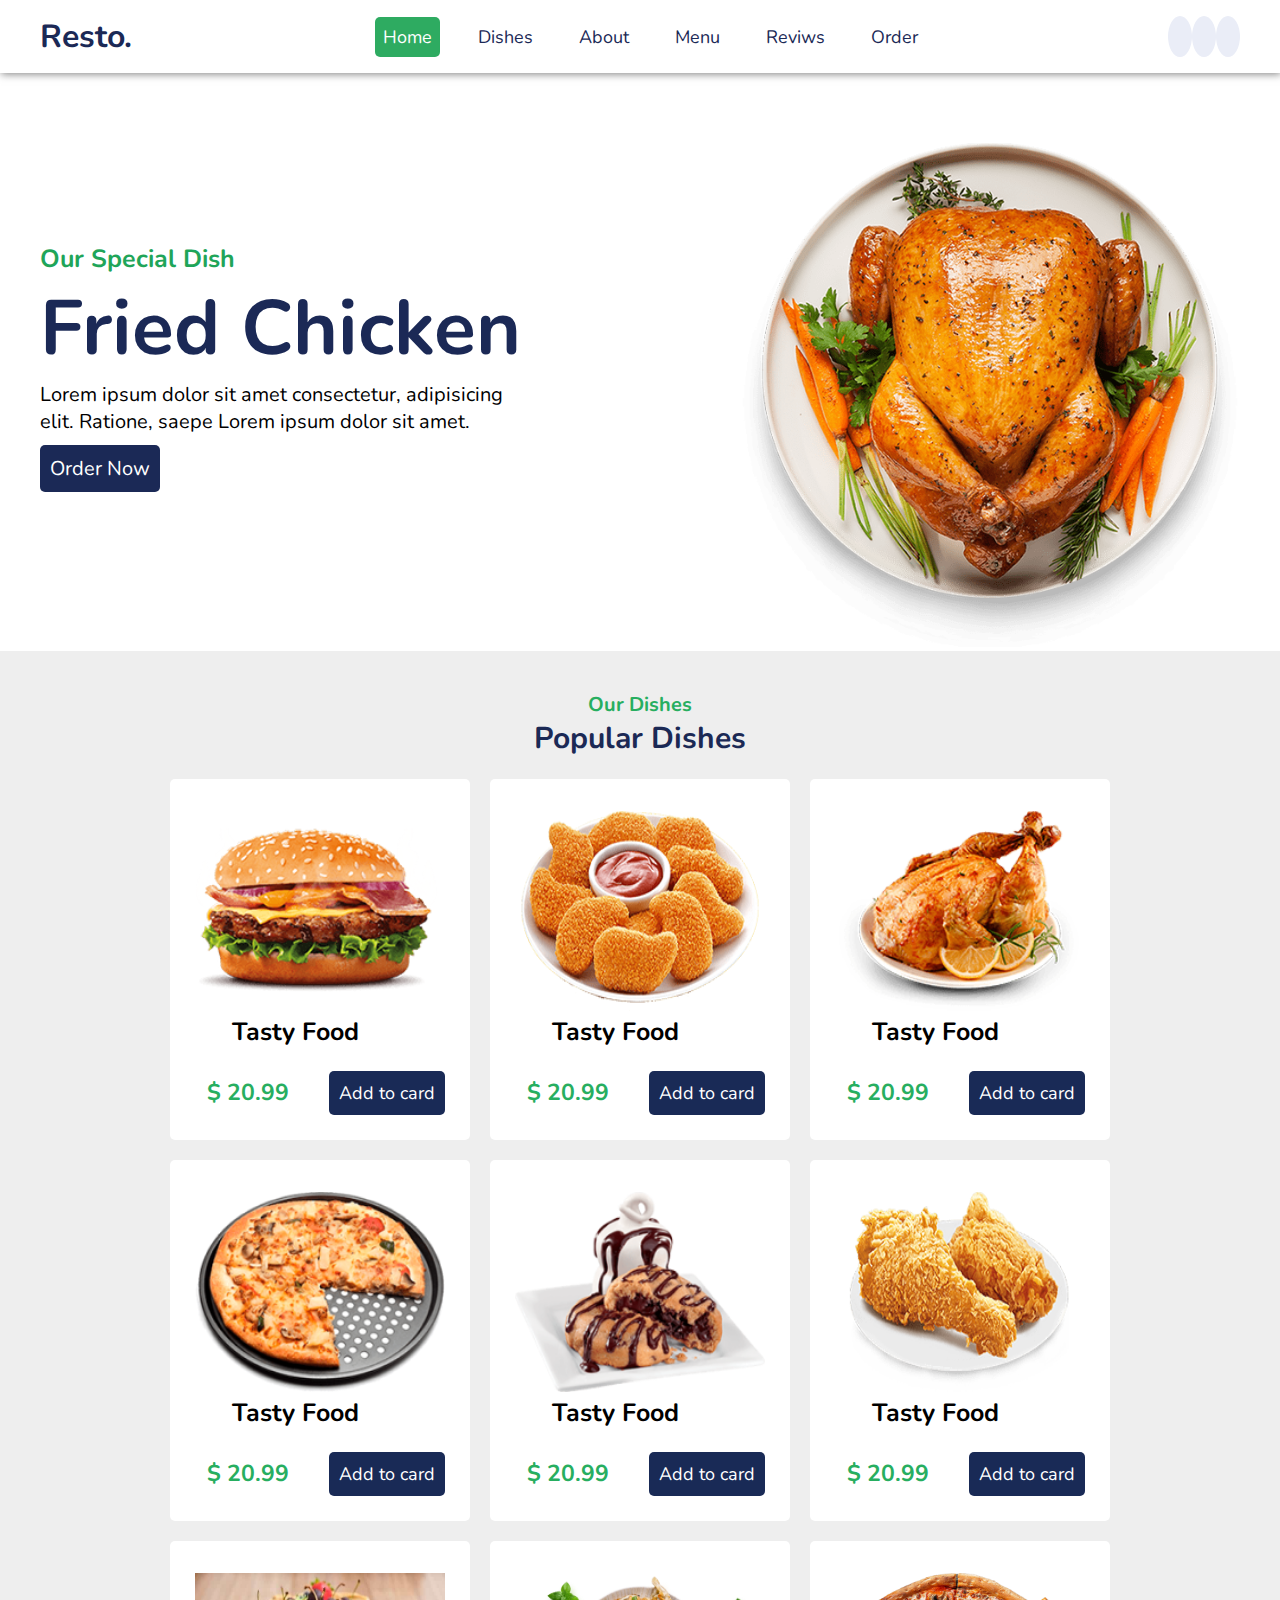
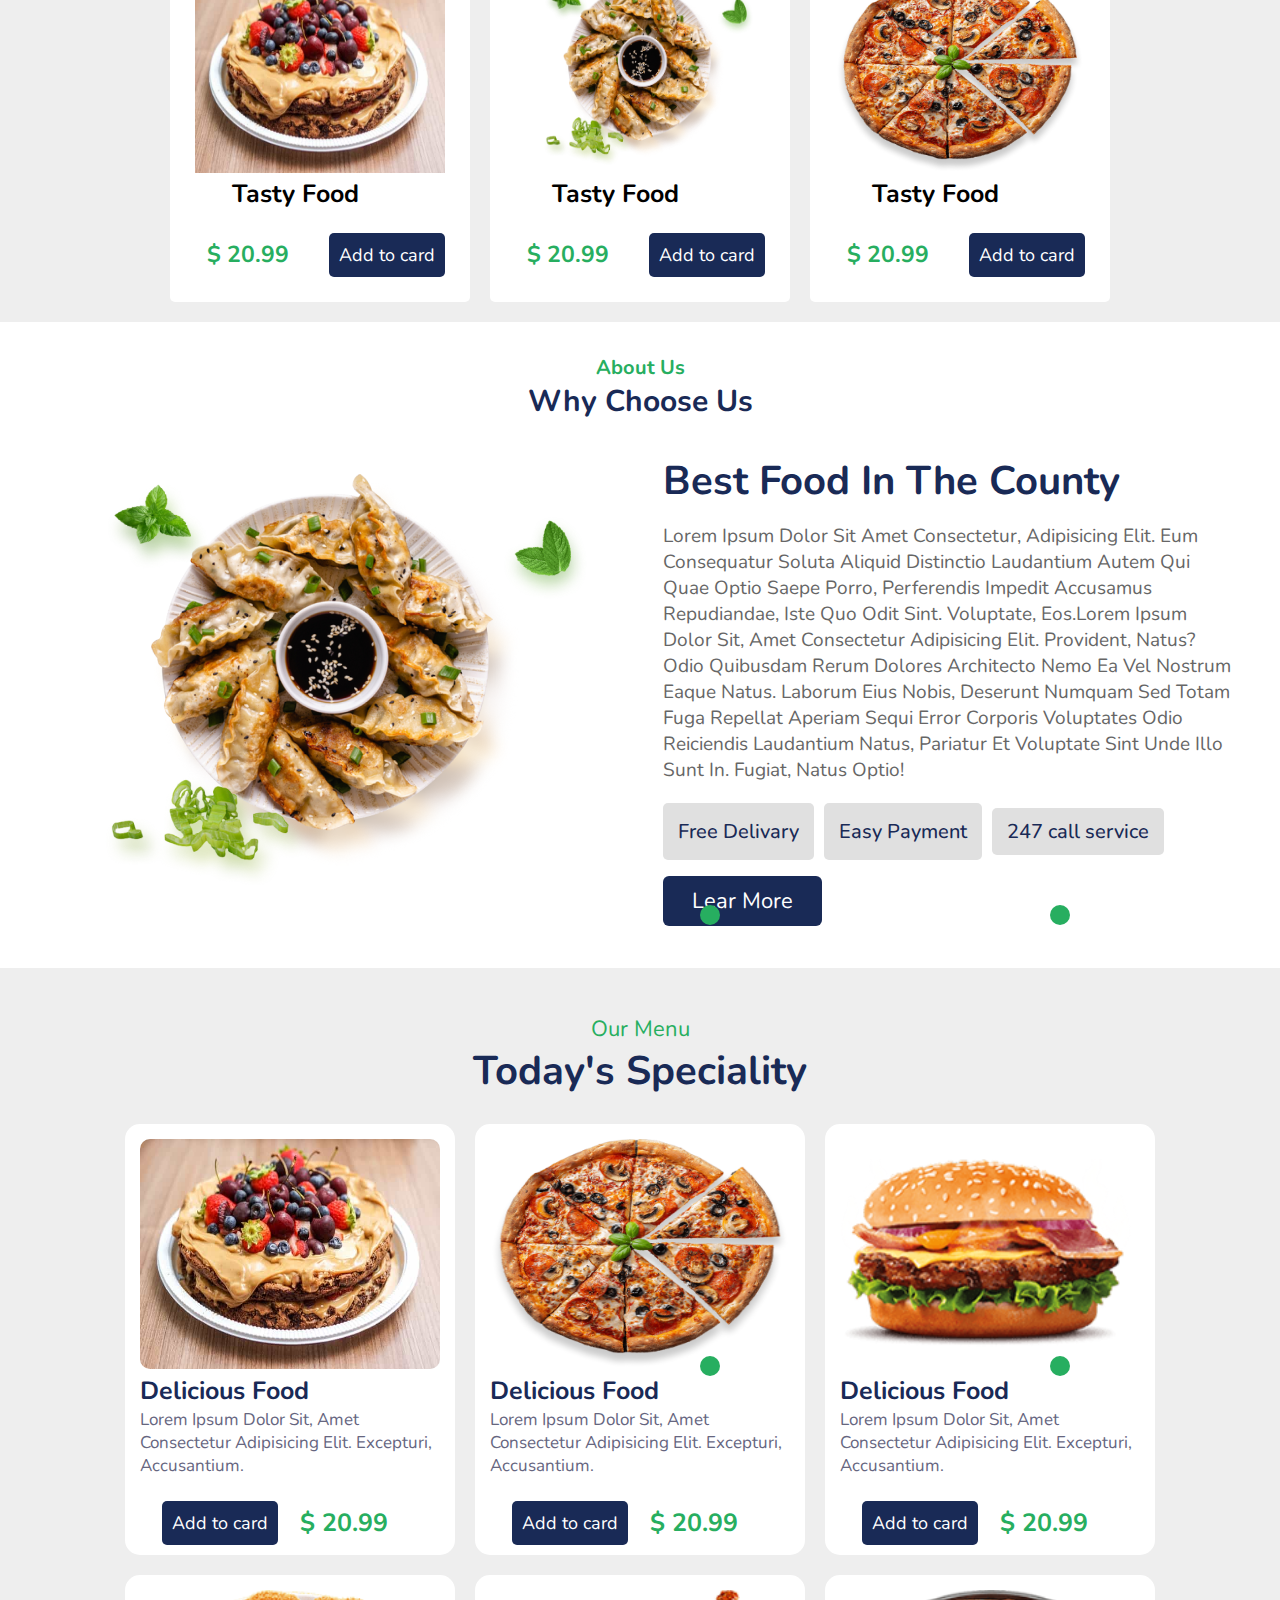
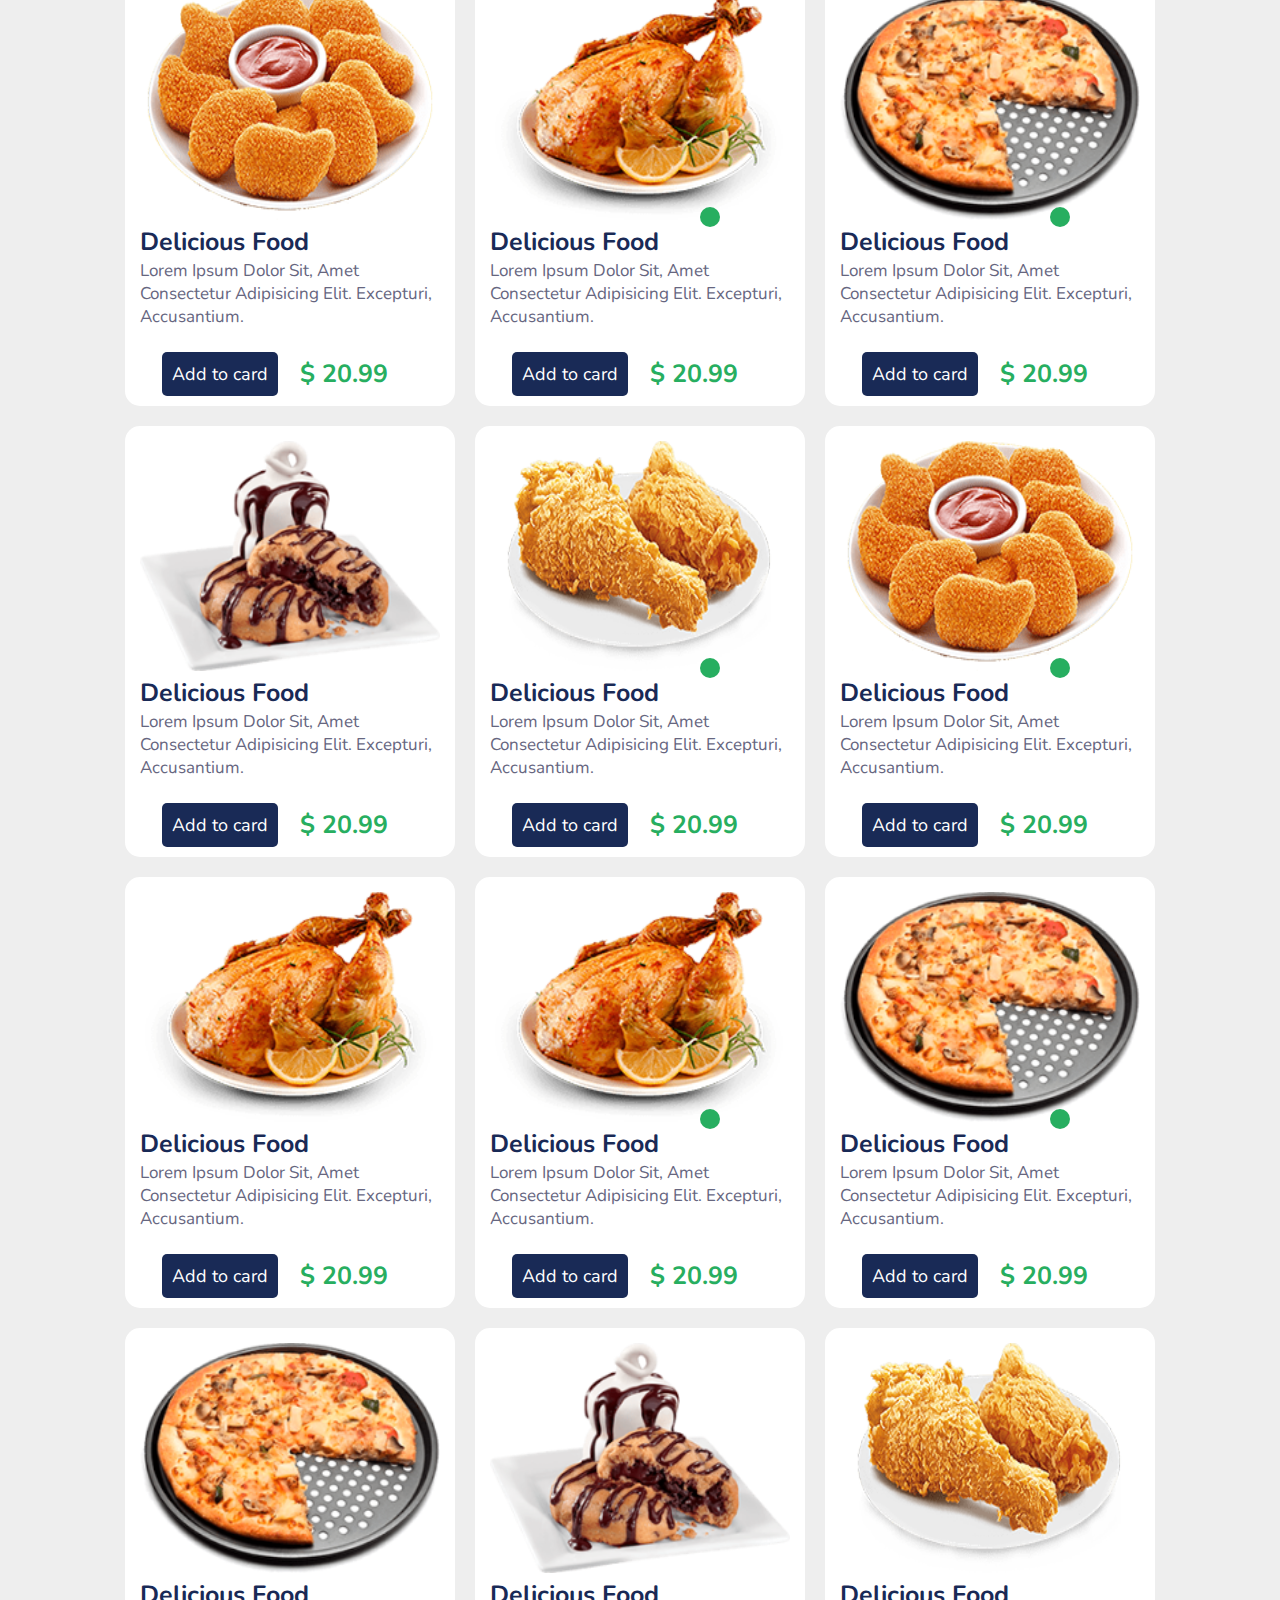
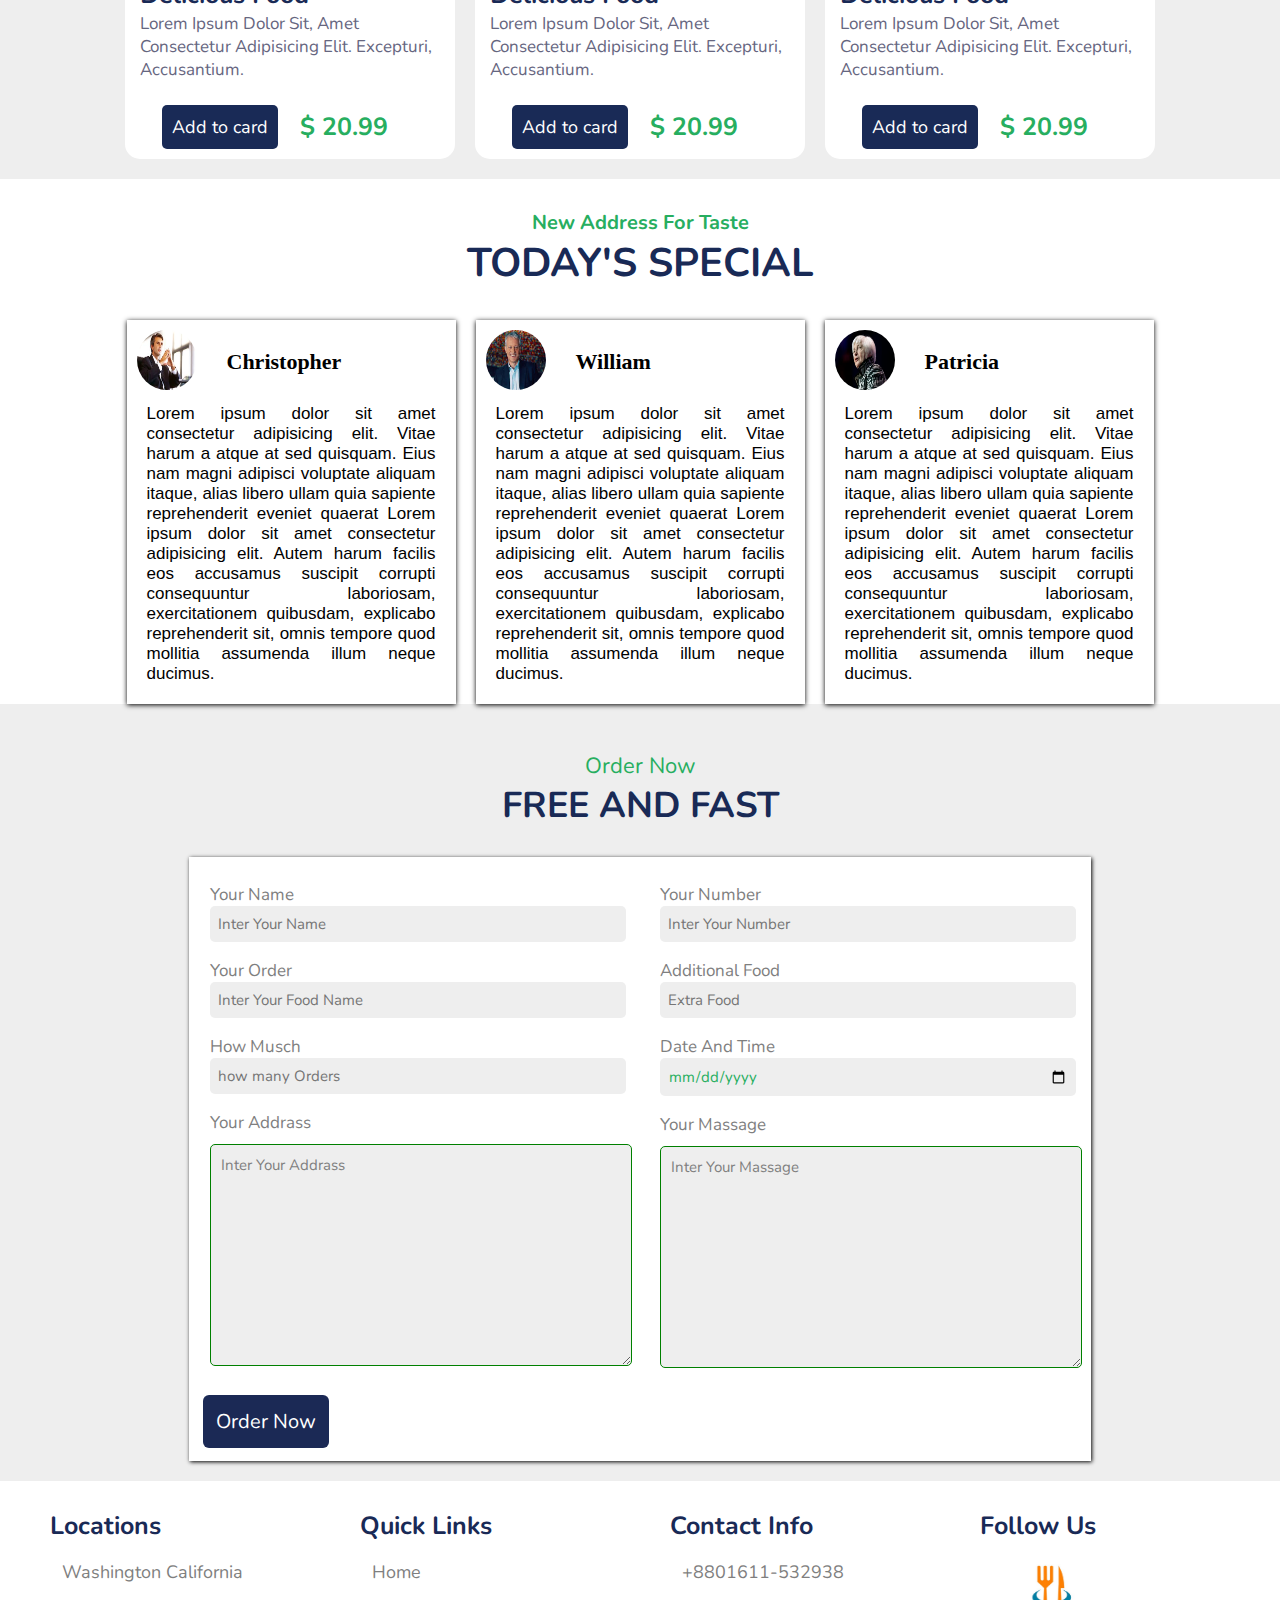
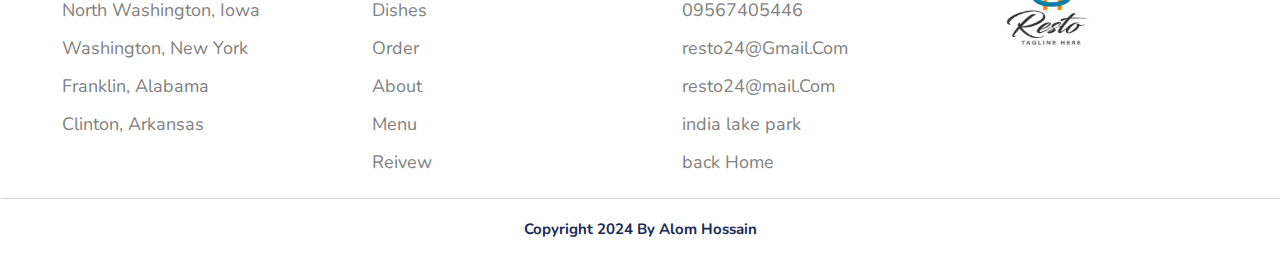
<file: Assignment 02/index.html>
<!DOCTYPE html>
<html lang="en">

<head>
  <meta charset="UTF-8" />
  <meta name="viewport" content="width=device-width, initial-scale=1.0" />
  <title>Resturen Home Pages</title>
  <link rel="icon" href="./images/icon" type="image/x-icon">
  <link rel="stylesheet" href="./css/style.css" />
  <link rel="icon" href="favicon.ico" type="image/x-icon" />
  <link rel="stylesheet" href="https://cdnjs.cloudflare.com/ajax/libs/font-awesome/6.5.1/css/all.min.css"
    integrity="sha512-DTOQO9RWCH3ppGqcWaEA1BIZOC6xxalwEsw9c2QQeAIftl+Vegovlnee1c9QX4TctnWMn13TZye+giMm8e2LwA=="
    crossorigin="anonymous" referrerpolicy="no-referrer" />
</head>

<body>
  <!-- Header Section -->
  <header class="header">
    <div class="continer">
      <nav class="navigation">
        <div class="logo">
          <a href="#">
            <h1><i class="fa-solid fa-utensils resto"></i> Resto.</h1>
          </a>
        </div>
        <div class="menuber">
          <ul>
            <li><a class="bg" href="#">Home</a></li>
            <li><a href="#">Dishes</a></li>
            <li><a href="#">About</a></li>
            <li><a href="#">Menu</a></li>
            <li><a href="#">Reviws</a></li>
            <li><a href="#">Order</a></li>
          </ul>
        </div>
        <div class="main-icon">
          <i class="fa-solid fa-magnifying-glass serch"></i>
          <i class="fa-solid fa-heart love"></i>
          <i class="fa-solid fa-cart-shopping add-card"></i>
        </div>
      </nav>
    </div>
  </header>
  <!-- Hero Section -->

  <div class="hero-section">
    <div class="continer">
      <div class="text-contant">
        <h4>Our Special Dish</h4>
        <h1>Fried Chicken</h1>
        <p>
          Lorem ipsum dolor sit amet consectetur, adipisicing elit. Ratione,
          saepe Lorem ipsum dolor sit amet.
        </p>
        <a href="#">Order Now</a>
      </div>
      <div class="imag-contant">
        <img src="./images/fried chicken.png" alt="" />
      </div>
    </div>
  </div>
  <!-- main Product Saction -->

  <section class="product-main">
    <div class="continer">
    <div class="product-head">
      <h3>Our Dishes</h3>
      <h1>Popular Dishes</h1>
    </div>
    <div class="flex-card">
      <div class="product-contant">
        <div class="continer">
          <div class="card-contant">
            <img src="./images/Bargar1.png" alt="" />
            <h3>Tasty Food</h3>
            <i class="fa-solid fa-star star-icon1"></i>
            <i class="fa-solid fa-star star-icon"></i>
            <i class="fa-solid fa-star star-icon"></i>
            <i class="fa-solid fa-star star-icon"></i>
            <i class="fa-solid fa-star-half-stroke star-icon2"></i>
          </div>
          <div class="price-add-card">
            <div class="price">
              <h4>$ 20.99</h4>
            </div>
            <div class="add-card">
              <a href="#">Add to card</a>
            </div>
          </div>
        </div>
      </div>

      <div class="product-contant">
        <div class="continer">
          <div class="card-contant">
            <img src="./images/dish-2.png.png" alt="" />
            <h3>Tasty Food</h3>
            <i class="fa-solid fa-star star-icon1"></i>
            <i class="fa-solid fa-star star-icon"></i>
            <i class="fa-solid fa-star star-icon"></i>
            <i class="fa-solid fa-star star-icon"></i>
            <i class="fa-solid fa-star-half-stroke star-icon2"></i>
          </div>
          <div class="price-add-card">
            <div class="price">
              <h4>$ 20.99</h4>
            </div>
            <div class="add-card">
              <a href="#">Add to card</a>
            </div>
          </div>
        </div>
      </div>
      <div class="product-contant">
        <div class="continer">
          <div class="card-contant">
            <img src="./images/dish-3.png.png" alt="" />
            <h3>Tasty Food</h3>
            <i class="fa-solid fa-star star-icon1"></i>
            <i class="fa-solid fa-star star-icon"></i>
            <i class="fa-solid fa-star star-icon"></i>
            <i class="fa-solid fa-star star-icon"></i>
            <i class="fa-solid fa-star-half-stroke star-icon2"></i>
          </div>
          <div class="price-add-card">
            <div class="price">
              <h4>$ 20.99</h4>
            </div>
            <div class="add-card">
              <a href="#">Add to card</a>
            </div>
          </div>
        </div>
      </div>
      <div class="product-contant">
        <div class="continer">
          <div class="card-contant">
            <img src="./images/dish-4.png.png" alt="" />
            <h3>Tasty Food</h3>
            <i class="fa-solid fa-star star-icon1"></i>
            <i class="fa-solid fa-star star-icon"></i>
            <i class="fa-solid fa-star star-icon"></i>
            <i class="fa-solid fa-star star-icon"></i>
            <i class="fa-solid fa-star-half-stroke star-icon2"></i>
          </div>
          <div class="price-add-card">
            <div class="price">
              <h4>$ 20.99</h4>
            </div>
            <div class="add-card">
              <a href="#">Add to card</a>
            </div>
          </div>
        </div>
      </div>
      <div class="product-contant">
        <div class="continer">
          <div class="card-contant">
            <img src="./images/dish-5.png.png" alt="" />
            <h3>Tasty Food</h3>
            <i class="fa-solid fa-star star-icon1"></i>
            <i class="fa-solid fa-star star-icon"></i>
            <i class="fa-solid fa-star star-icon"></i>
            <i class="fa-solid fa-star star-icon"></i>
            <i class="fa-solid fa-star-half-stroke star-icon2"></i>
          </div>
          <div class="price-add-card">
            <div class="price">
              <h4>$ 20.99</h4>
            </div>
            <div class="add-card">
              <a href="#">Add to card</a>
            </div>
          </div>
        </div>
      </div>
      <div class="product-contant">
        <div class="continer">
          <div class="card-contant">
            <img src="./images/dish-6.png.png" alt="" />
            <h3>Tasty Food</h3>
            <i class="fa-solid fa-star star-icon1"></i>
            <i class="fa-solid fa-star star-icon"></i>
            <i class="fa-solid fa-star star-icon"></i>
            <i class="fa-solid fa-star star-icon"></i>
            <i class="fa-solid fa-star-half-stroke star-icon2"></i>
          </div>
          <div class="price-add-card">
            <div class="price">
              <h4>$ 20.99</h4>
            </div>
            <div class="add-card">
              <a href="#">Add to card</a>
            </div>
          </div>
        </div>
      </div>
      <div class="product-contant">
        <div class="continer">
          <div class="card-contant">
            <img src="./images/food2.png" alt="" />
            <h3>Tasty Food</h3>
            <i class="fa-solid fa-star star-icon1"></i>
            <i class="fa-solid fa-star star-icon"></i>
            <i class="fa-solid fa-star star-icon"></i>
            <i class="fa-solid fa-star star-icon"></i>
            <i class="fa-solid fa-star-half-stroke star-icon2"></i>
          </div>
          <div class="price-add-card">
            <div class="price">
              <h4>$ 20.99</h4>
            </div>
            <div class="add-card">
              <a href="#">Add to card</a>
            </div>
          </div>
        </div>
      </div>
      <div class="product-contant">
        <div class="continer">
          <div class="card-contant">
            <img src="./images/about-img.png.png" alt="" />
            <h3>Tasty Food</h3>
            <i class="fa-solid fa-star star-icon1"></i>
            <i class="fa-solid fa-star star-icon"></i>
            <i class="fa-solid fa-star star-icon"></i>
            <i class="fa-solid fa-star star-icon"></i>
            <i class="fa-solid fa-star-half-stroke star-icon2"></i>
          </div>
          <div class="price-add-card">
            <div class="price">
              <h4>$ 20.99</h4>
            </div>
            <div class="add-card">
              <a href="#">Add to card</a>
            </div>
          </div>
        </div>
      </div>
      <div class="product-contant">
        <div class="continer">
          <div class="card-contant">
            <img src="./images/pizza1.png" alt="" />
            <h3>Tasty Food</h3>
            <i class="fa-solid fa-star star-icon1"></i>
            <i class="fa-solid fa-star star-icon"></i>
            <i class="fa-solid fa-star star-icon"></i>
            <i class="fa-solid fa-star star-icon"></i>
            <i class="fa-solid fa-star-half-stroke star-icon2"></i>
          </div>
          <div class="price-add-card">
            <div class="price">
              <h4>$ 20.99</h4>
            </div>
            <div class="add-card">
              <a href="#">Add to card</a>
            </div>
          </div>
        </div>
      </div>
    </div>
  </div>
  </section>

  <!-- About food Section -->

  <section class="best-food">
    <div class="continer">
      <div class="best-food-heading">
        <h3>About Us</h3>
        <h1>why choose us</h1>
      </div>
      <div class="best-food-flex">
        <div class="imge-contant">
          <img src="./images/about-img.png.png" alt="">
        </div>
        <div class="food-text-contant">
          <h1>Best Food in the county</h1>
          <p>Lorem ipsum dolor sit amet consectetur, adipisicing elit. Eum consequatur soluta aliquid distinctio
            laudantium autem qui quae optio saepe porro, perferendis impedit accusamus repudiandae, iste quo odit sint.
            Voluptate, eos.Lorem ipsum dolor sit, amet consectetur adipisicing elit. Provident, natus? Odio quibusdam
            rerum dolores architecto nemo ea vel nostrum eaque natus. Laborum eius nobis, deserunt numquam sed totam
            fuga repellat aperiam sequi error corporis voluptates odio reiciendis laudantium natus, pariatur et
            voluptate sint unde illo sunt in. Fugiat, natus optio!</p>
          <div class="food-buton-flex">
            <div class="delivary">
              <a href="#"><i class="fa-solid fa-truck delivary-icon"></i> Free Delivary</a>
            </div>
            <div class="easy-pyment">
              <a href="#"> <i class="fa-solid fa-dollar-sign easy-pyment-icon"></i> Easy Payment</a>
            </div>
            <div class="call-service">
              <a href="#"><i class="fa-solid fa-headset call-service-icon"></i> 247 call service</a>
            </div>
          </div>
          <div class="learn-more">
            <a class="" href="#"><i class="fa-solid fa-arrow-right"></i> Lear More</a>
          </div>
        </div>
      </div>
    </div>
  </section>

  <!-- Pupoler Food section -->

  <section class="populer-product">
    <div class="continer">
      <div class="populer-heading">
        <p>our menu</p>
        <h1>today's speciality</h1>
      </div>
      <div class="pupoler-flex">
        <div class="pupoler-food-card">
          <img src="./images/food2.png" alt="">
          <i class="fa-solid fa-heart love-icon"></i>
          <i class="fa-solid fa-star icon-star"></i>
          <i class="fa-solid fa-star icon-star1"></i>
          <i class="fa-solid fa-staricon-star2"></i>
          <i class="fa-solid fa-star icon-star3"></i>
          <i class="fa-solid fa-star-half-stroke icon-star4"></i>
          <h1>delicious food</h1>
          <p>Lorem ipsum dolor sit, amet consectetur
            adipisicing elit. Excepturi, accusantium.</p>
          <div class="populer-add-card">
            <div class="populer-add">
              <a href="#">Add to card</a>
            </div>
            <div class="pupoler-price">
              <h4>$ 20.99</h4>
            </div>
          </div>
        </div>

        <div class="pupoler-food-card">
          <img src="./images/pizza1.png" alt="">
          <i class="fa-solid fa-heart love-icon"></i>
          <i class="fa-solid fa-star icon-star"></i>
          <i class="fa-solid fa-star icon-star1"></i>
          <i class="fa-solid fa-staricon-star2"></i>
          <i class="fa-solid fa-star icon-star3"></i>
          <i class="fa-solid fa-star-half-stroke icon-star4"></i>
          <h1>delicious food</h1>
          <p>Lorem ipsum dolor sit, amet consectetur
            adipisicing elit. Excepturi, accusantium.</p>
          <div class="populer-add-card">
            <div class="populer-add">
              <a href="#">Add to card</a>
            </div>
            <div class="pupoler-price">
              <h4>$ 20.99</h4>
            </div>
          </div>
        </div>
        <div class="pupoler-food-card">
          <img src="./images/dish-1.png.png" alt="">
          <i class="fa-solid fa-heart love-icon"></i>
          <i class="fa-solid fa-star icon-star"></i>
          <i class="fa-solid fa-star icon-star1"></i>
          <i class="fa-solid fa-staricon-star2"></i>
          <i class="fa-solid fa-star icon-star3"></i>
          <i class="fa-solid fa-star-half-stroke icon-star4"></i>
          <h1>delicious food</h1>
          <p>Lorem ipsum dolor sit, amet consectetur
            adipisicing elit. Excepturi, accusantium.</p>
          <div class="populer-add-card">
            <div class="populer-add">
              <a href="#">Add to card</a>
            </div>
            <div class="pupoler-price">
              <h4>$ 20.99</h4>
            </div>
          </div>
        </div>
        <div class="pupoler-food-card">
          <img src="./images/dish-2.png.png" alt="">
          <i class="fa-solid fa-heart love-icon"></i>
          <i class="fa-solid fa-star icon-star"></i>
          <i class="fa-solid fa-star icon-star1"></i>
          <i class="fa-solid fa-staricon-star2"></i>
          <i class="fa-solid fa-star icon-star3"></i>
          <i class="fa-solid fa-star-half-stroke icon-star4"></i>
          <h1>delicious food</h1>
          <p>Lorem ipsum dolor sit, amet consectetur
            adipisicing elit. Excepturi, accusantium.</p>
          <div class="populer-add-card">
            <div class="populer-add">
              <a href="#">Add to card</a>
            </div>
            <div class="pupoler-price">
              <h4>$ 20.99</h4>
            </div>
          </div>
        </div>
        <div class="pupoler-food-card">
          <img src="./images/dish-3.png.png" alt="">
          <i class="fa-solid fa-heart love-icon"></i>
          <i class="fa-solid fa-star icon-star"></i>
          <i class="fa-solid fa-star icon-star1"></i>
          <i class="fa-solid fa-staricon-star2"></i>
          <i class="fa-solid fa-star icon-star3"></i>
          <i class="fa-solid fa-star-half-stroke icon-star4"></i>
          <h1>delicious food</h1>
          <p>Lorem ipsum dolor sit, amet consectetur
            adipisicing elit. Excepturi, accusantium.</p>
          <div class="populer-add-card">
            <div class="populer-add">
              <a href="#">Add to card</a>
            </div>
            <div class="pupoler-price">
              <h4>$ 20.99</h4>
            </div>
          </div>
        </div>
        <div class="pupoler-food-card">
          <img src="./images/dish-4.png.png" alt="">
          <i class="fa-solid fa-heart love-icon"></i>
          <i class="fa-solid fa-star icon-star"></i>
          <i class="fa-solid fa-star icon-star1"></i>
          <i class="fa-solid fa-staricon-star2"></i>
          <i class="fa-solid fa-star icon-star3"></i>
          <i class="fa-solid fa-star-half-stroke icon-star4"></i>
          <h1>delicious food</h1>
          <p>Lorem ipsum dolor sit, amet consectetur
            adipisicing elit. Excepturi, accusantium.</p>
          <div class="populer-add-card">
            <div class="populer-add">
              <a href="#">Add to card</a>
            </div>
            <div class="pupoler-price">
              <h4>$ 20.99</h4>
            </div>
          </div>
        </div>
        <div class="pupoler-food-card">
          <img src="./images/dish-5.png.png" alt="">
          <i class="fa-solid fa-heart love-icon"></i>
          <i class="fa-solid fa-star icon-star"></i>
          <i class="fa-solid fa-star icon-star1"></i>
          <i class="fa-solid fa-staricon-star2"></i>
          <i class="fa-solid fa-star icon-star3"></i>
          <i class="fa-solid fa-star-half-stroke icon-star4"></i>
          <h1>delicious food</h1>
          <p>Lorem ipsum dolor sit, amet consectetur
            adipisicing elit. Excepturi, accusantium.</p>
          <div class="populer-add-card">
            <div class="populer-add">
              <a href="#">Add to card</a>
            </div>
            <div class="pupoler-price">
              <h4>$ 20.99</h4>
            </div>
          </div>
        </div>
        <div class="pupoler-food-card">
          <img src="./images/dish-6.png.png" alt="">
          <i class="fa-solid fa-heart love-icon"></i>
          <i class="fa-solid fa-star icon-star"></i>
          <i class="fa-solid fa-star icon-star1"></i>
          <i class="fa-solid fa-staricon-star2"></i>
          <i class="fa-solid fa-star icon-star3"></i>
          <i class="fa-solid fa-star-half-stroke icon-star4"></i>
          <h1>delicious food</h1>
          <p>Lorem ipsum dolor sit, amet consectetur
            adipisicing elit. Excepturi, accusantium.</p>
          <div class="populer-add-card">
            <div class="populer-add">
              <a href="#">Add to card</a>
            </div>
            <div class="pupoler-price">
              <h4>$ 20.99</h4>
            </div>
          </div>
        </div>
        <div class="pupoler-food-card">
          <img src="./images/dish-2.png.png" alt="">
          <i class="fa-solid fa-heart love-icon"></i>
          <i class="fa-solid fa-star icon-star"></i>
          <i class="fa-solid fa-star icon-star1"></i>
          <i class="fa-solid fa-staricon-star2"></i>
          <i class="fa-solid fa-star icon-star3"></i>
          <i class="fa-solid fa-star-half-stroke icon-star4"></i>
          <h1>delicious food</h1>
          <p>Lorem ipsum dolor sit, amet consectetur
            adipisicing elit. Excepturi, accusantium.</p>
          <div class="populer-add-card">
            <div class="populer-add">
              <a href="#">Add to card</a>
            </div>
            <div class="pupoler-price">
              <h4>$ 20.99</h4>
            </div>
          </div>
        </div>

        <div class="pupoler-food-card">
          <img src="./images/dish-3.png.png" alt="">
          <i class="fa-solid fa-heart love-icon"></i>
          <i class="fa-solid fa-star icon-star"></i>
          <i class="fa-solid fa-star icon-star1"></i>
          <i class="fa-solid fa-staricon-star2"></i>
          <i class="fa-solid fa-star icon-star3"></i>
          <i class="fa-solid fa-star-half-stroke icon-star4"></i>
          <h1>delicious food</h1>
          <p>Lorem ipsum dolor sit, amet consectetur
            adipisicing elit. Excepturi, accusantium.</p>
          <div class="populer-add-card">
            <div class="populer-add">
              <a href="#">Add to card</a>
            </div>
            <div class="pupoler-price">
              <h4>$ 20.99</h4>
            </div>
          </div>
        </div>
        <div class="pupoler-food-card">
          <img src="./images/dish-3.png.png" alt="">
          <i class="fa-solid fa-heart love-icon"></i>
          <i class="fa-solid fa-star icon-star"></i>
          <i class="fa-solid fa-star icon-star1"></i>
          <i class="fa-solid fa-staricon-star2"></i>
          <i class="fa-solid fa-star icon-star3"></i>
          <i class="fa-solid fa-star-half-stroke icon-star4"></i>
          <h1>delicious food</h1>
          <p>Lorem ipsum dolor sit, amet consectetur
            adipisicing elit. Excepturi, accusantium.</p>
          <div class="populer-add-card">
            <div class="populer-add">
              <a href="#">Add to card</a>
            </div>
            <div class="pupoler-price">
              <h4>$ 20.99</h4>
            </div>
          </div>
        </div>
        <div class="pupoler-food-card">
          <img src="./images/dish-4.png.png" alt="">
          <i class="fa-solid fa-heart love-icon"></i>
          <i class="fa-solid fa-star icon-star"></i>
          <i class="fa-solid fa-star icon-star1"></i>
          <i class="fa-solid fa-staricon-star2"></i>
          <i class="fa-solid fa-star icon-star3"></i>
          <i class="fa-solid fa-star-half-stroke icon-star4"></i>
          <h1>delicious food</h1>
          <p>Lorem ipsum dolor sit, amet consectetur
            adipisicing elit. Excepturi, accusantium.</p>
          <div class="populer-add-card">
            <div class="populer-add">
              <a href="#">Add to card</a>
            </div>
            <div class="pupoler-price">
              <h4>$ 20.99</h4>
            </div>
          </div>
        </div>
        <div class="pupoler-food-card">
          <img src="./images/dish-4.png.png" alt="">
          <i class="fa-solid fa-heart love-icon"></i>
          <i class="fa-solid fa-star icon-star"></i>
          <i class="fa-solid fa-star icon-star1"></i>
          <i class="fa-solid fa-staricon-star2"></i>
          <i class="fa-solid fa-star icon-star3"></i>
          <i class="fa-solid fa-star-half-stroke icon-star4"></i>
          <h1>delicious food</h1>
          <p>Lorem ipsum dolor sit, amet consectetur
            adipisicing elit. Excepturi, accusantium.</p>
          <div class="populer-add-card">
            <div class="populer-add">
              <a href="#">Add to card</a>
            </div>
            <div class="pupoler-price">
              <h4>$ 20.99</h4>
            </div>
          </div>
        </div>
        <div class="pupoler-food-card">
          <img src="./images/dish-5.png.png" alt="">
          <i class="fa-solid fa-heart love-icon"></i>
          <i class="fa-solid fa-star icon-star"></i>
          <i class="fa-solid fa-star icon-star1"></i>
          <i class="fa-solid fa-staricon-star2"></i>
          <i class="fa-solid fa-star icon-star3"></i>
          <i class="fa-solid fa-star-half-stroke icon-star4"></i>
          <h1>delicious food</h1>
          <p>Lorem ipsum dolor sit, amet consectetur
            adipisicing elit. Excepturi, accusantium.</p>
          <div class="populer-add-card">
            <div class="populer-add">
              <a href="#">Add to card</a>
            </div>
            <div class="pupoler-price">
              <h4>$ 20.99</h4>
            </div>
          </div>
        </div>
        <div class="pupoler-food-card">
          <img src="./images/dish-6.png.png" alt="">
          <i class="fa-solid fa-heart love-icon"></i>
          <i class="fa-solid fa-star icon-star"></i>
          <i class="fa-solid fa-star icon-star1"></i>
          <i class="fa-solid fa-staricon-star2"></i>
          <i class="fa-solid fa-star icon-star3"></i>
          <i class="fa-solid fa-star-half-stroke icon-star4"></i>
          <h1>delicious food</h1>
          <p>Lorem ipsum dolor sit, amet consectetur
            adipisicing elit. Excepturi, accusantium.</p>
          <div class="populer-add-card">
            <div class="populer-add">
              <a href="#">Add to card</a>
            </div>
            <div class="pupoler-price">
              <h4>$ 20.99</h4>
            </div>
          </div>
        </div>
      </div>
    </div>
    </div>
    </div>
  </section>

  <!-- Claint Reviws Section -->

  <section class="clain-reviws">
    <div class="continer">
      <div class="clint-tital">
        <h4>New Address For Taste</h4>
        <h1>TODAY'S SPECIAL</h1>
      </div>
      <div class="claint-reviw-flex">
        <div class="reviws-card">
          <div class="claint-contan-flex">
            <div class="claint-image">
              <img src="./images/claint01.jpg" alt="">
            </div>
            <div class="clint-name">
              <h3>Christopher</h3>
              <i class="fa-solid fa-star clint-star1"></i>
              <i class="fa-solid fa-star clint-star2"></i>
              <i class="fa-solid fa-star clint-star3"></i>
              <i class="fa-solid fa-star clint-star4"></i>
              <i class="fa-solid fa-star-half-stroke clint-star5"></i>
              <i class="fa-solid fa-quote-right end-icon"></i>
            </div>
          </div>
          <div class="claint-writing">
            <p>Lorem ipsum dolor sit amet consectetur adipisicing elit. Vitae harum a atque at sed quisquam. Eius nam
              magni adipisci voluptate aliquam itaque, alias libero ullam quia sapiente reprehenderit eveniet quaerat
              Lorem ipsum dolor sit amet consectetur adipisicing elit. Autem harum facilis eos accusamus suscipit
              corrupti consequuntur laboriosam, exercitationem quibusdam, explicabo reprehenderit sit, omnis tempore
              quod mollitia assumenda illum neque ducimus.</p>
          </div>
        </div>



        <div class="reviws-card">
          <div class="claint-contan-flex">
            <div class="claint-image">
              <img src="./images/Williamjpg.jpg" alt="">
            </div>
            <div class="clint-name">
              <h3>William</h3>
              <i class="fa-solid fa-star clint-star1"></i>
              <i class="fa-solid fa-star clint-star2"></i>
              <i class="fa-solid fa-star clint-star3"></i>
              <i class="fa-solid fa-star clint-star4"></i>
              <i class="fa-solid fa-star-half-stroke clint-star5"></i>
              <i class="fa-solid fa-quote-right end-icon"></i>
            </div>
          </div>
          <div class="claint-writing">
            <p>Lorem ipsum dolor sit amet consectetur adipisicing elit. Vitae harum a atque at sed quisquam. Eius nam
              magni adipisci voluptate aliquam itaque, alias libero ullam quia sapiente reprehenderit eveniet quaerat
              Lorem ipsum dolor sit amet consectetur adipisicing elit. Autem harum facilis eos accusamus suscipit
              corrupti consequuntur laboriosam, exercitationem quibusdam, explicabo reprehenderit sit, omnis tempore
              quod mollitia assumenda illum neque ducimus.</p>
          </div>
        </div>

        <div class="reviws-card">
          <div class="claint-contan-flex">
            <div class="claint-image">
              <img src="./images/Patricia.avif" alt="">
            </div>
            <div class="clint-name">
              <h3>Patricia</h3>
              <i class="fa-solid fa-star clint-star1"></i>
              <i class="fa-solid fa-star clint-star2"></i>
              <i class="fa-solid fa-star clint-star3"></i>
              <i class="fa-solid fa-star clint-star4"></i>
              <i class="fa-solid fa-star-half-stroke clint-star5"></i>
              <i class="fa-solid fa-quote-right end-icon"></i>
            </div>
          </div>
          <div class="claint-writing">
            <p>Lorem ipsum dolor sit amet consectetur adipisicing elit. Vitae harum a atque at sed quisquam. Eius nam
              magni adipisci voluptate aliquam itaque, alias libero ullam quia sapiente reprehenderit eveniet quaerat
              Lorem ipsum dolor sit amet consectetur adipisicing elit. Autem harum facilis eos accusamus suscipit
              corrupti consequuntur laboriosam, exercitationem quibusdam, explicabo reprehenderit sit, omnis tempore
              quod mollitia assumenda illum neque ducimus.</p>
          </div>
        </div>
      </div>
    </div>
  </section>

  <!-- Contact Form -->

  <section class="Contact-form-bg">
    <div class="continer">
      <div class="contact-heding">
        <p>Order Now </p>
        <h1>Free and Fast</h1>
      </div>
      <div class="contact-bg">
        <div class="contant-info">
          <div class="contat-form-fast">
            <label for="name">Your Name</label>
            <input type="text" placeholder="Inter Your Name">
            <label for="name">Your Order</label>
            <input type="text" placeholder="Inter Your Food Name">
            <label for="name">How Musch</label>
            <input type="text" placeholder="how many Orders">
            <label for="name">Your Addrass</label><br>
            <textarea name="" id="addrass" cols="30" rows="10">Inter Your Addrass</textarea>
          </div>

          <div class="contact-form-secand">

            <label for="name">Your Number</label>
            <input type="number" placeholder="Inter Your Number">
            <label for="name">Additional Food</label>
            <input type="text" placeholder="Extra Food">
            <label for="name">Date And Time</label>
            <input type="date" name="date" id="date-time">

            <label for="name">Your Massage</label><br>
            <textarea name="" id="massage" cols="30" rows="10">Inter Your Massage</textarea>

          </div>
        </div>
        <div class="contact-btn">
          <a href="#">Order Now</a>
        </div>

      </div>
    </div>
  </section>

<!-- fotter Section -->

  <section class="last-fotter">
    <div class="continer">
      <div class="min-fotter">
        <div class="fotter-contant">
          <h1>Locations</h1>
          <ul>
            <li><a href="#">Washington California</a></li>
            <li><a href="#">North Washington, Iowa</a></li>
            <li><a href="#">Washington, New York</a></li>
            <li><a href="#">Franklin, Alabama </a></li>
            <li><a href="#">Clinton, Arkansas</a></li>
          </ul>
        </div>

        <div class="fotter-contant">
          <h1>Quick Links</h1>
          <ul>
            <li><a href="#">Home</a></li>
            <li><a href="#">Dishes</a></li>
            <li><a href="#">Order</a></li>
            <li><a href="#">About</a></li>
            <li><a href="#">Menu</a></li>
            <li><a href="#">Reivew</a></li>
          </ul>
        </div>

        <div class="fotter-contant">
          <h1>Contact Info</h1>
          <ul>
            <li><a href="#">+8801611-532938</a></li>
            <li><a href="#">09567405446</a></li>
            <li><a href="#">resto24@Gmail.Com</a></li>
            <li><a href="#">resto24@mail.Com</a></li>
            <li><a href="#">india lake park</a></li>
            <li><a href="#">back Home</a></li>
          </ul>
        </div>
        <div class="fotter-contant">
          <h1>Follow Us</h1>
          <div class="socail-media">
            <img src="./images/resto-logo.jpg" alt=""><br>
            <div class="fotter-icon">
              <i class="fa-brands fa-facebook fb"></i>
              <i class="fa-brands fa-twitter twtter"></i>
              <i class="fa-brands fa-youtube yt"></i>
              <i class="fa-brands fa-instagram insm"></i>
              <i class="fa-brands fa-whatsapp wtp"></i>
            </div>
            
          </div>
        </div>
      </div>
    </div>
  </section>

  <!--  Copyright section  -->

  <section class="copyright-section">
    <div class="continer">
      <div class="copyright-contant">
        <h1> Copyright  <i class="fa fa-copyright"></i> 2024 By Alom Hossain</h1>
      </div>
    </div>
  </section>

</body>

</html>
</file>
<file: Assignment 02/css/style.css>
@import url('https://fonts.googleapis.com/css2?family=Nunito:ital,wght@0,200..1000;1,200..1000&display=swap');

* {
  margin: 0;
  padding: 0;
}

body {
}
h1,h2,h3,h4,h5,h6{
  font-weight:700 !important;
}
.header {
  box-shadow: 1px 1px 8px rgba(0, 0, 0, 0.5);
}

/* Univercal Selector */

.continer {
  max-width: 1200px;
  margin: 0 auto;
}
.navigation {
  display: flex;
  justify-content: space-between;
  padding: 15px 0;
  align-items: center;
}
.logo {
}
.logo a {
  text-decoration: none;
   font-family: "Nunito", sans-serif;
   
}
.logo h1 {
  color: #1b2956;
   font-family: "Nunito", sans-serif;
}
.resto {
  color: #1fa559;
}

.menuber {
}
.menuber ul {
  display: flex;
  gap: 30px;
  flex-wrap: wrap;
}
.menuber ul li {
  list-style: none;
}
.menuber ul li a {
  text-decoration: none;
  font-size: 18px;
  padding: 8px;
  color: #1b2956;
  text-transform: capitalize;
   font-family: "Nunito", sans-serif;
}
.menuber ul li a:hover {
  text-decoration: none;
  font-size: 18px;
  padding: 8px;
  color: #ffff;
  background: #1fa559;
  border-radius: 5px;
  transition: 1s;
  text-transform: capitalize;
   font-family: "Nunito", sans-serif;
}

.bg {
  color: white !important;
  background: #2eab61;
  padding: 8px;
  border-radius: 5px;
}

.main-icon {
}
.main-icon .serch {
  background: #eaedf7;
  padding: 12px;
  border-radius: 50%;
}
.main-icon .serch:hover {
  background: green;
  padding: 12px;
  border-radius: 50%;
  color: white;
}
.main-icon .love {
  background: #eaedf7;
  padding: 12px;
  border-radius: 50%;
}
.main-icon .love:hover {
  background: green;
  padding: 12px;
  border-radius: 50%;
  color: white;
}
.main-icon .add-card {
  background: #eaedf7;
  padding: 12px;
  border-radius: 50%;
}
.main-icon .add-card:hover {
  background: green;
  padding: 12px;
  border-radius: 50%;
  color: white;
}

/* Hero Section */

.hero-section .continer {
  display: flex;
  justify-content: space-between;
  align-items: center;
}

.text-contant {
  width: 50%;
}
.text-contant h4 {
  font-size: 25px;
  color: #1fa559;
   font-family: "Nunito", sans-serif;
}
.text-contant h1 {
  font-size: 77px;
  font-weight: 600;
  color: #1b2956;
   font-family: "Nunito", sans-serif;
}
.text-contant p {
  font-size: 20px;
  width: 500px;
  margin-bottom: 20px;
  color: ##9b9191;
   font-family: "Nunito", sans-serif;
}
.text-contant a {
  text-decoration: none;
  background: #1b2956;
  color: white;
  font-size: 20px;
  padding: 10px;
  border-radius: 5px;
   font-family: "Nunito", sans-serif;
}
.text-contant a:hover {
  text-decoration: none;
  background:#1fa559;
  color:#ffff;
  font-size: 20px;
  padding: 10px;
  border-radius: 5px;
  transition:1s;
   font-family: "Nunito", sans-serif;
}

.imag-contant {
  width: 500px;
}
.imag-contant img {
  width: 100%;
  margin-top: 70px;
}

/*
 Product Card Section
  */

.product-main {
  background: #eeeeee;
  padding: 20px 0;
}

.product-head {
  padding: 20px 20px;
}
.product-head h3 {
  text-align: center;
  font-size: 20px;
  text-transform: capitalize;
  color: #27ae60;
   font-family: "Nunito", sans-serif;
}
.product-head h1 {
  text-align: center;
  font-size: 30px;
  text-transform: capitalize;
  color:#1B2955;
  font-family: "Nunito", sans-serif;
  
}

.product-contant {
  background: #ffffff;
  width: 300px;
  padding: 32px 0;
  border-radius: 5px;
}

.flex-card {
  display: flex;
  flex-wrap: wrap;
  gap: 20px;
  justify-content: center;

}

.card-contant {
  width:250px;
}
.card-contant img {
  width: 250px;
  height:200px;
  margin-left:25px;
}
.card-contant h3 {
  text-align: center;
  margin-bottom: 10px;
  font-size: 25px;
   font-family: "Nunito", sans-serif;
}
.card-contant .star-icon {
  color: #27ae60;
  margin-bottom: 24px;
  font-size: 15px;
}
.star-icon1 {
  margin-left: 83px;
  color: #27ae60;
  font-size: 15px;
}
.star-icon2 {
  color: #27ae60;
  font-size: 15px;
}
.price-add-card {
  display: flex;
  gap: 40px;
  align-items: center;
}
.price {
  margin-left: -33px;
}
.price h4 {
  color: #27ae60;
  font-size: 23px;
  margin-left: 70px;
  font-weight: 700;
   font-family: "Nunito", sans-serif;
}

.add-card {
}
.add-card a {
  text-decoration: none;
  background: #192a56;
  color: #fff;
  padding: 10px;
  border-radius: 5px;
  font-size: 18px;
   font-family: "Nunito", sans-serif;
}

.add-card a:hover {
  text-decoration: none;
  background: green;
  color: white;
  padding: 12px;
  border-radius: 5px;
  font-size: 18px;
   font-family: "Nunito", sans-serif;
}
.best-food {
}
.best-food-heading {
  padding: 32px 0;
}
.best-food-heading h3 {
  text-align: center;
  text-transform: capitalize;
  font-size: 20px;
  color: #27ae60;
  font-weight: 500;
   font-family: "Nunito", sans-serif;
}
.best-food-heading h1 {
  text-align: center;
  text-transform: capitalize;
  font-size: 30px;
  color: #192a56;
   font-family: "Nunito", sans-serif;
}

.best-food-flex {
  display: flex;
  gap: 50px;
  justify-content: space-between;
  align-items: center;
}
.imge-contant {
}
.imge-contant img {
}

.food-text-contant {
}
.food-text-contant h1 {
  text-transform: capitalize;
  font-size: 40px;
  color: #192a56;
  margin-bottom: 15px;
   font-family: "Nunito", sans-serif;
}
.food-text-contant p {
  text-transform: capitalize;
  font-size: 19px;
  color: #666666;
  margin-bottom: 35px;
   font-family: "Nunito", sans-serif;
}
.learn-more {
  margin-top: 41px;
}
.learn-more a {
  text-decoration: none;
  background: #192a56;
  color: white;
  padding: 10px 29px;
  font-size: 22px;
  border-radius: 6px;
   font-family: "Nunito", sans-serif;
}
.learn-more a:hover {
  text-decoration: none;
  background:#27ae60; 
  color: white;
  padding: 10px 29px;
  font-size: 22px;
  border-radius: 6px;
   font-family: "Nunito", sans-serif;
}

.food-buton-flex {
  display: flex;
  gap: 10px;
}

.delivary {
}
.delivary a {
  text-decoration: none;
  background: #e0e0e0;
  padding: 15px 15px;
  color: #192a56;
  font-size: 20px;
  font-weight: 500;
  border-radius: 5px;
   font-family: "Nunito", sans-serif;
}
.delivary-icon {
  color: #27ae60;
}

.easy-pyment {
}
.easy-pyment a {
  text-decoration: none;
  background: #e0e0e0;
  padding: 15px 15px;
  color: #192a56;
  font-size: 20px;
  font-weight: 500;
  border-radius: 5px;
   font-family: "Nunito", sans-serif;
}
.easy-pyment-icon {
  color: #27ae60;
}

.call-service {
}
.call-service a {
  text-decoration: none;
  background: #e0e0e0;
  padding: 10px 15px;
  color: #192a56;
  font-size: 20px;
  font-weight: 500;
  border-radius: 5px;
   font-family: "Nunito", sans-serif;
}
.call-service-icon {
  color: #27ae60;
}

/* Most populer Product Section */

.populer-product {
  background: #eeeeee;
  margin-top: 52px;
  padding: 20px;
}
.populer-heading {
  text-align: center;
  padding: 26px 26px;
}
.populer-heading p {
  text-transform: capitalize;
  font-size: 22px;
  color: #27ae60;
   font-family: "Nunito", sans-serif;
}
.populer-heading h1 {
  text-transform: capitalize;
  font-size: 40px;
  color: #192a56;
   font-family: "Nunito", sans-serif;
}

.pupoler-flex {
  display: flex;
  flex-wrap: wrap;
  gap: 20px;
  justify-content: center;
}

.pupoler-food-card {
  width: 300px;
  background: #ffffff;
  padding: 15px;
  position: relative;
  border-radius: 15px;
}
.pupoler-food-card img {
  width:300px;
  height:230px;
  border-radius: 10px;
}
.pupoler-food-card .love-icon {
  position: absolute;
  margin-top: -234px;
  font-size: 22px;
  margin-left: 260px;
  background:#27ae60;
  padding: 10px;
  border-radius: 50%;
  color: #efefef;
}
.pupoler-food-card .love-icon:hover {
  position: absolute;
  margin-top: -234px;
  font-size: 22px;
  margin-left: 260px;
  background:#efefef;
  padding: 10px;
  border-radius: 50%;
  color:#27ae60;
}
.pupoler-food-card .icon-star {
  color: #27ae60;
  font-size: 20px;
  margin: 20px 0px 17px;
}
.pupoler-food-card .icon-star1 {
  color: #27ae60;
  font-size: 20px;
}
.pupoler-food-card .icon-star2 {
  color: #27ae60;
  font-size: 20px;
}
.pupoler-food-card .icon-star3 {
  color: #27ae60;
  font-size: 20px;
}
.pupoler-food-card .icon-star4 {
  color: #27ae60;
  font-size: 20px;
}

.pupoler-food-card h1 {
  font-size: 25px;
  text-transform: capitalize;
  color: #192a56;
   font-family: "Nunito", sans-serif;
}
.pupoler-food-card p {
  font-size: 17px;
  text-transform: capitalize;
  color: #66667f;
   font-family: "Nunito", sans-serif;
}

.populer-add-card {
  display: flex;
  align-items: center;
  margin-top: 29px;
}

.populer-add {
  margin-left: 22px;
}
.populer-add a {
  text-decoration: none;
  background: #192a56;
  color: #fff;
  padding: 10px;
  border-radius: 5px;
  font-size: 18px;
   font-family: "Nunito", sans-serif;
}
.populer-add a:hover {
  text-decoration: none;
  background: green;
  color: white;
  padding: 12px;
  border-radius: 5px;
  font-size: 18px;
   font-family: "Nunito", sans-serif;
}

.pupoler-price {
  margin-left: -48px;
}
.pupoler-price h4 {
  color: #27ae60;
  font-size: 25px;
  margin-left: 70px;
  font-weight: 700;
   font-family: "Nunito", sans-serif;
}

/* clint reviws section */

.clain-reviws {
}

.clint-tital {
  text-align: center;
  padding: 30px 0px;
}
.clain-reviws .clint-tital h4 {
  text-transform: capitalize;
  font-size: 20px;
  color: #27ae60;
   font-family: "Nunito", sans-serif;
}
.clint-tital h1 {
  text-transform: capitalize;
  font-size: 40px;
  color: #192a56;
   font-family: "Nunito", sans-serif;
}
.reviws-card {
  background: #ffffff;
  width: 309px;
  padding: 10px;
  box-shadow: 0px 1px 5px;
}
.claint-reviw-flex {
  display: flex;
  gap: 20px;
  justify-content: center;
  
}

.claint-contan-flex {
  display: flex;
  gap: 30px;
  align-items: center;
  position: relative;
}
.claint-image {
}
.claint-image img {
  width: 60px;
  height: 60px;
  border-radius: 50%;
}

.clint-name {
}
.clint-name h3 {
  text-transform: capitalize;
  font-size: 22px;
}
.clint-name {
}
.clint-star1 {
  color: #27ae60;
}
.clint-star2 {
  color: #27ae60;
}
.clint-star3 {
  color: #27ae60;
}
.clint-star4 {
  color: #27ae60;
}
.clint-star1 {
  color: #27ae60;
}
.clint-star5 {
  color: #27ae60;
}

.end-icon {
  position: absolute;
  margin-left: 50px;
  font-size: 50px;
  margin-top: -29px;
  color: #cccccc;
}
.claint-writing {
  padding: 10px;
}
.claint-writing p {
  font-size: 17px;
  text-align: justify;
  font-family: sans-serif;
}

/* contact form */

.Contact-form-bg {
  background: #eeeeee;
  padding: 20px 0;
}
.contact-heding {
  text-align: center;
  padding: 27px 0;
}
.contact-heding p {
  font-size: 22px;
  color: #27ae60;
   font-family: "Nunito", sans-serif;
}
.contact-heding h1 {
  font-size: 36px;
  text-transform: uppercase;
  color: #192a56;
   font-family: "Nunito", sans-serif;
}

.contact-bg {
  background: #ffffff;
  width: 850px;
  padding: 26px;
  box-shadow: 1px 1px 4px;
  margin:0 auto;
}

.contant-info {
  display: flex;
  gap: 50px;
  margin-left: -5px;
}

.contat-form-fast {
  width: 400px;
}
.contat-form-fast label {
  padding: 20px 0;
  color: #7f7f7f;
  font-size: 17px;
   font-family: "Nunito", sans-serif;
}
.contat-form-fast input {
  background: #eeeeee;
  padding: 8px;
  font-size: 15px;
  width: 400px;
  outline: none;
  border: none;
  border-radius: 5px;
  margin: 0px 0px 17px;
   font-family: "Nunito", sans-serif;
}
.contat-form-fast textarea {
  background: #eeeeee;
  width: 400px;
  outline: none;
  border: 1px solid green;
  border-radius: 5px;
  color: #7f7f7f;
  font-size: 15px;
  padding: 10px;
  margin-top: 10px;
   font-family: "Nunito", sans-serif;
}

.contact-form-secand {
  width: 400px;
}
.contact-form-secand label {
  padding: 20px 0;
  color: #7f7f7f;
  font-size: 17px;
   font-family: "Nunito", sans-serif;
}
.contact-form-secand input {
  background: #eeeeee;
  padding: 8px;
  font-size: 15px;
  width: 400px;
  outline: none;
  border: none;
  border-radius: 5px;
  margin: 0px 0px 17px;
   font-family: "Nunito", sans-serif;
}
.contact-form-secand textarea {
  background: #eeeeee;
  width: 400px;
  outline: none;
  border: 1px solid green;
  border-radius: 5px;
  color: #7f7f7f;
  font-size: 15px;
  padding: 10px;
  margin-top: 10px;
   font-family: "Nunito", sans-serif;
}
#date-time {
  color: #27ae60;
   font-family: "Nunito", sans-serif;
}

.contact-btn {
  margin-top: 36px;
}
.contact-btn a {
  text-decoration: none;
  font-size: 20px;
  background: #1b2955;
  color: #fff;
  padding: 13px;
  border-radius: 6px;
  margin-left: -12px;
   font-family: "Nunito", sans-serif;
}

.contact-btn a:hover {
  text-decoration: none;
  font-size: 22px;
  background: green;
  color: #fff;
  padding: 13px;
  border-radius: 6px;
  margin-left: -12px;
}

/* fotter section */

.last-fotter {
  background: #ffffff;
}
.min-fotter {
  display: flex;
  gap: 40px;
}
.fotter-contant {
  padding: 18px 0;
  width: 300px;
}
.fotter-contant h1 {
  font-size: 25px;
  color: #192a56;
  padding: 10px;
   font-family: "Nunito", sans-serif;
}
.fotter-contant ul {
  list-style: none;
}
.fotter-contant ul li {
  padding: 7px;
}
.fotter-contant ul li a {
  text-decoration: none;
  font-size: 18px;
  color: #7f7f7f;
  padding: 0.5rem 0;
  margin-left: 15px;
   font-family: "Nunito", sans-serif;
}
.fotter-contant ul li a:hover{
  text-decoration:underline;
  font-size: 18px;
  color: #27ae60;
  padding: 0.5rem 0;
  margin-left: 15px;
   font-family: "Nunito", sans-serif;
}

.socail-media img {
  width: 150px;
  height: 100px;
}
.fotter-icon{
  margin-top:20px;
  margin-left: -15px;

}
.fotter-icon .fb {
  font-size: 30px;
  color: #192a56;
  margin-right: 10px;
}
.fotter-icon .twtter {
  font-size: 30px;
  color: #192a56;
  margin-right: 10px;
}
.socail-media .yt {
  font-size: 30px;
  color: #192a56;
  margin-right: 10px;
}
.fotter-icon .insm {
  font-size: 30px;
  color: #192a56;
  margin-right: 10px;
}
.fotter-icon .wtp {
  font-size: 30px;
  color: #192a56;
  margin-right: 10px;
}

/* Copyright section */

.copyright-section {
  background: #ffff;
  padding: 20px 0;
  box-shadow: 1px 0px 1px;
}
.copyright-section .copyright-contant {
}
.copyright-section .copyright-contant h1 {
  text-align: center;
  font-size: 15px;
  color: #192a56;
   font-family: "Nunito", sans-serif;
}
.copyright-section .copyright-contant h1:hover {
  text-align: center;
  font-size: 15px;
  color: #27ae60;
   font-family: "Nunito", sans-serif;
}

/* Custom scrollbar */

::-webkit-scrollbar {
  width: 12px;
  
}

::-webkit-scrollbar-track {
  box-shadow: inset 0 0 5px grey;
  border-radius: 7px;
}

::-webkit-scrollbar-thumb {
  background: #192a56;
  border-radius: 10px;
  height: 70px;
}

::-webkit-scrollbar-thumb:hover {
  height: 100px;
  background: #27ae60;
}
</file>
